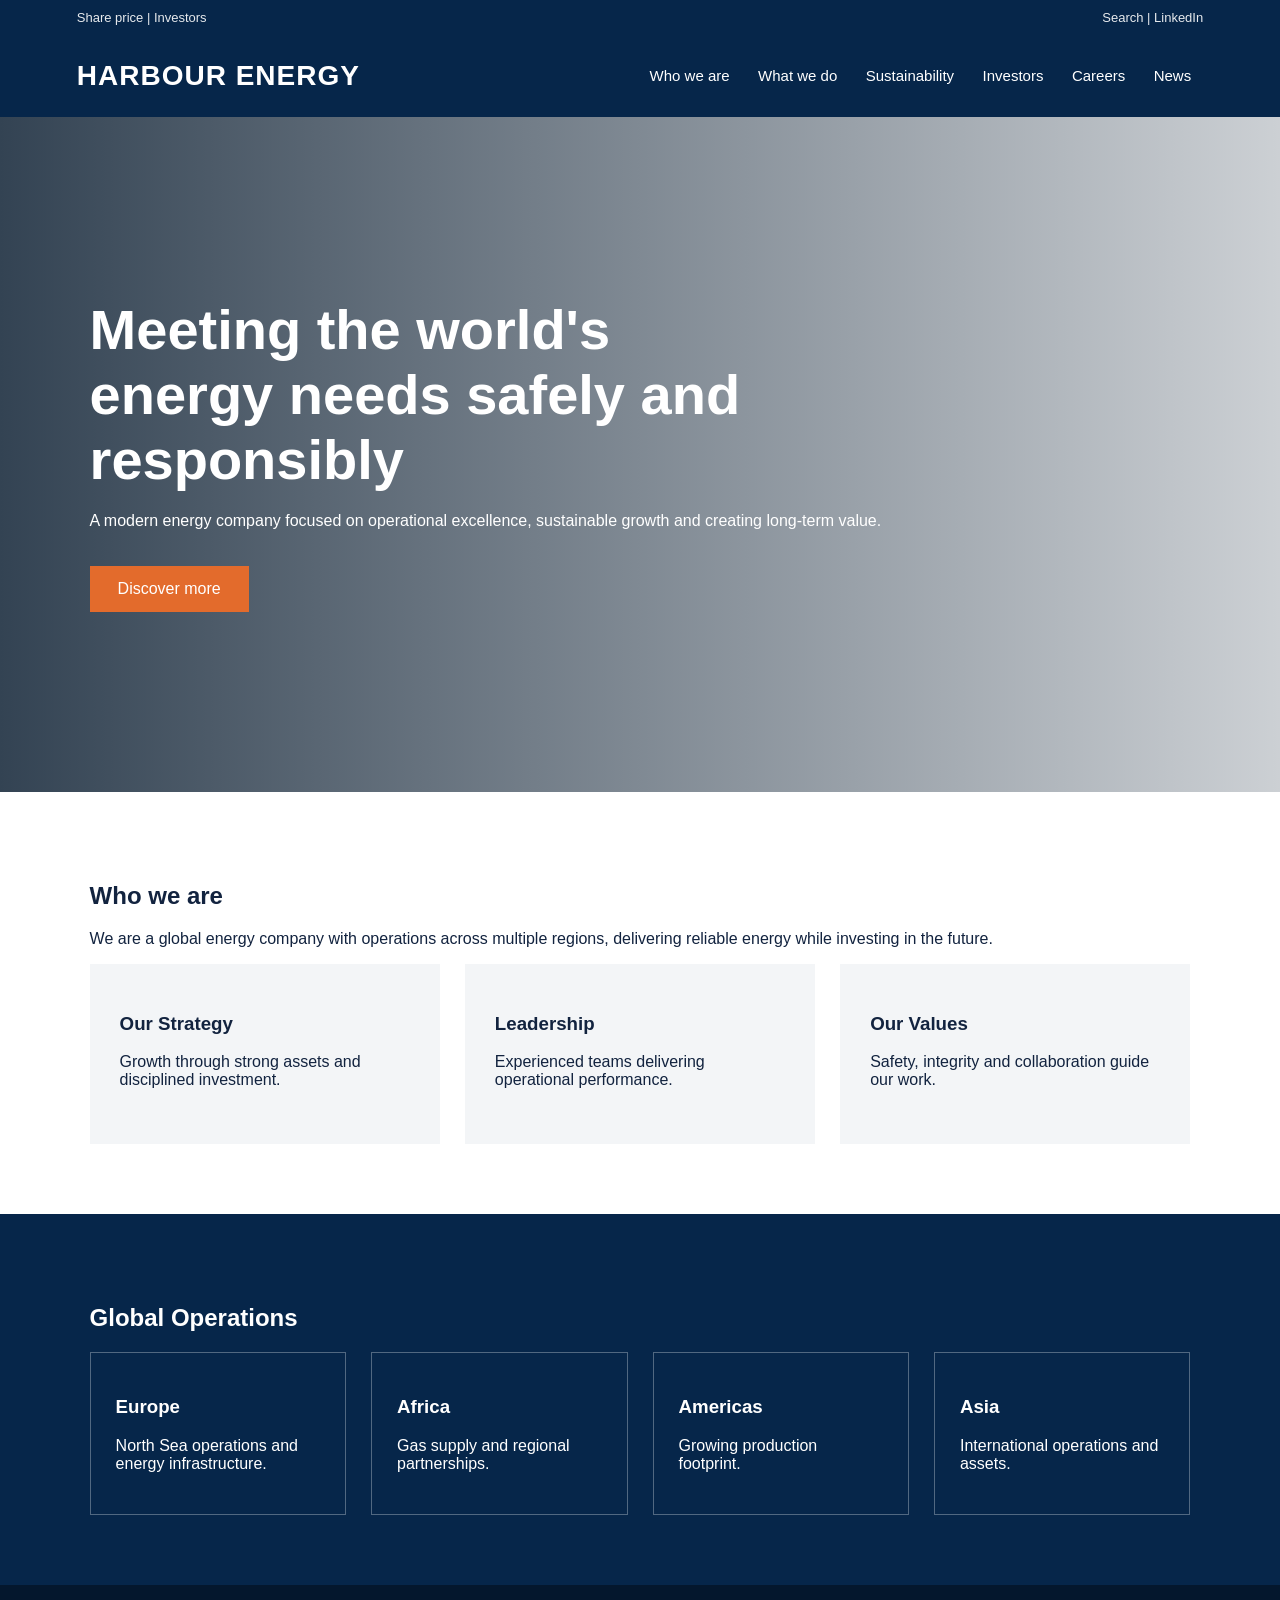
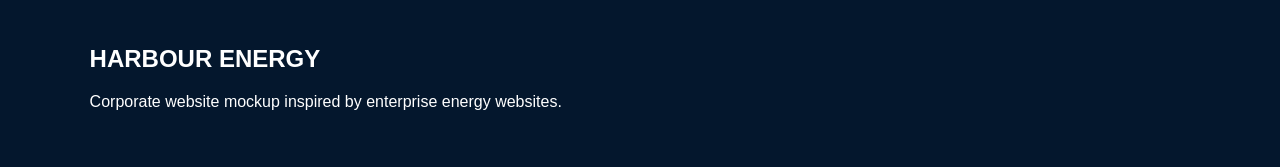
<file: index.html>
<!DOCTYPE html>
<html lang="en">
<head>
  <meta charset="UTF-8">
  <meta name="viewport" content="width=device-width, initial-scale=1.0">
  <title>Harbour Energy Style Mockup</title>
  <link rel="stylesheet" href="style.css">
</head>

<body>
  <header>
    <div class="top">
      <div>Share price | Investors</div>
      <div>Search | LinkedIn</div>
    </div>
    <div class="nav">
      <div class="logo">HARBOUR ENERGY</div>
      <nav>
        <a href="#">Who we are</a>
        <a href="#">What we do</a>
        <a href="#">Sustainability</a>
        <a href="#">Investors</a>
        <a href="#">Careers</a>
        <a href="#">News</a>
      </nav>
    </div>
  </header>

  <div class="hero">
    <div>
      <h1>Meeting the world's energy needs safely and responsibly</h1>
      <p>A modern energy company focused on operational excellence, sustainable growth and creating long-term value.</p>
      <a class="btn" href="#">Discover more</a>
    </div>
  </div>

  <section>
    <h2>Who we are</h2>
    <p>We are a global energy company with operations across multiple regions, delivering reliable energy while investing in the future.</p>
    <div class="grid">
      <div class="card"><h3>Our Strategy</h3><p>Growth through strong assets and disciplined investment.</p></div>
      <div class="card"><h3>Leadership</h3><p>Experienced teams delivering operational performance.</p></div>
      <div class="card"><h3>Our Values</h3><p>Safety, integrity and collaboration guide our work.</p></div>
    </div>
  </section>

  <section class="dark">
    <h2>Global Operations</h2>
    <div class="grid">
      <div class="stat"><h3>Europe</h3><p>North Sea operations and energy infrastructure.</p></div>
      <div class="stat"><h3>Africa</h3><p>Gas supply and regional partnerships.</p></div>
      <div class="stat"><h3>Americas</h3><p>Growing production footprint.</p></div>
      <div class="stat"><h3>Asia</h3><p>International operations and assets.</p></div>
    </div>
  </section>

  <footer>
    <h2>HARBOUR ENERGY</h2>
    <p>Corporate website mockup inspired by enterprise energy websites.</p>
  </footer>
</body>
</html>
</file>
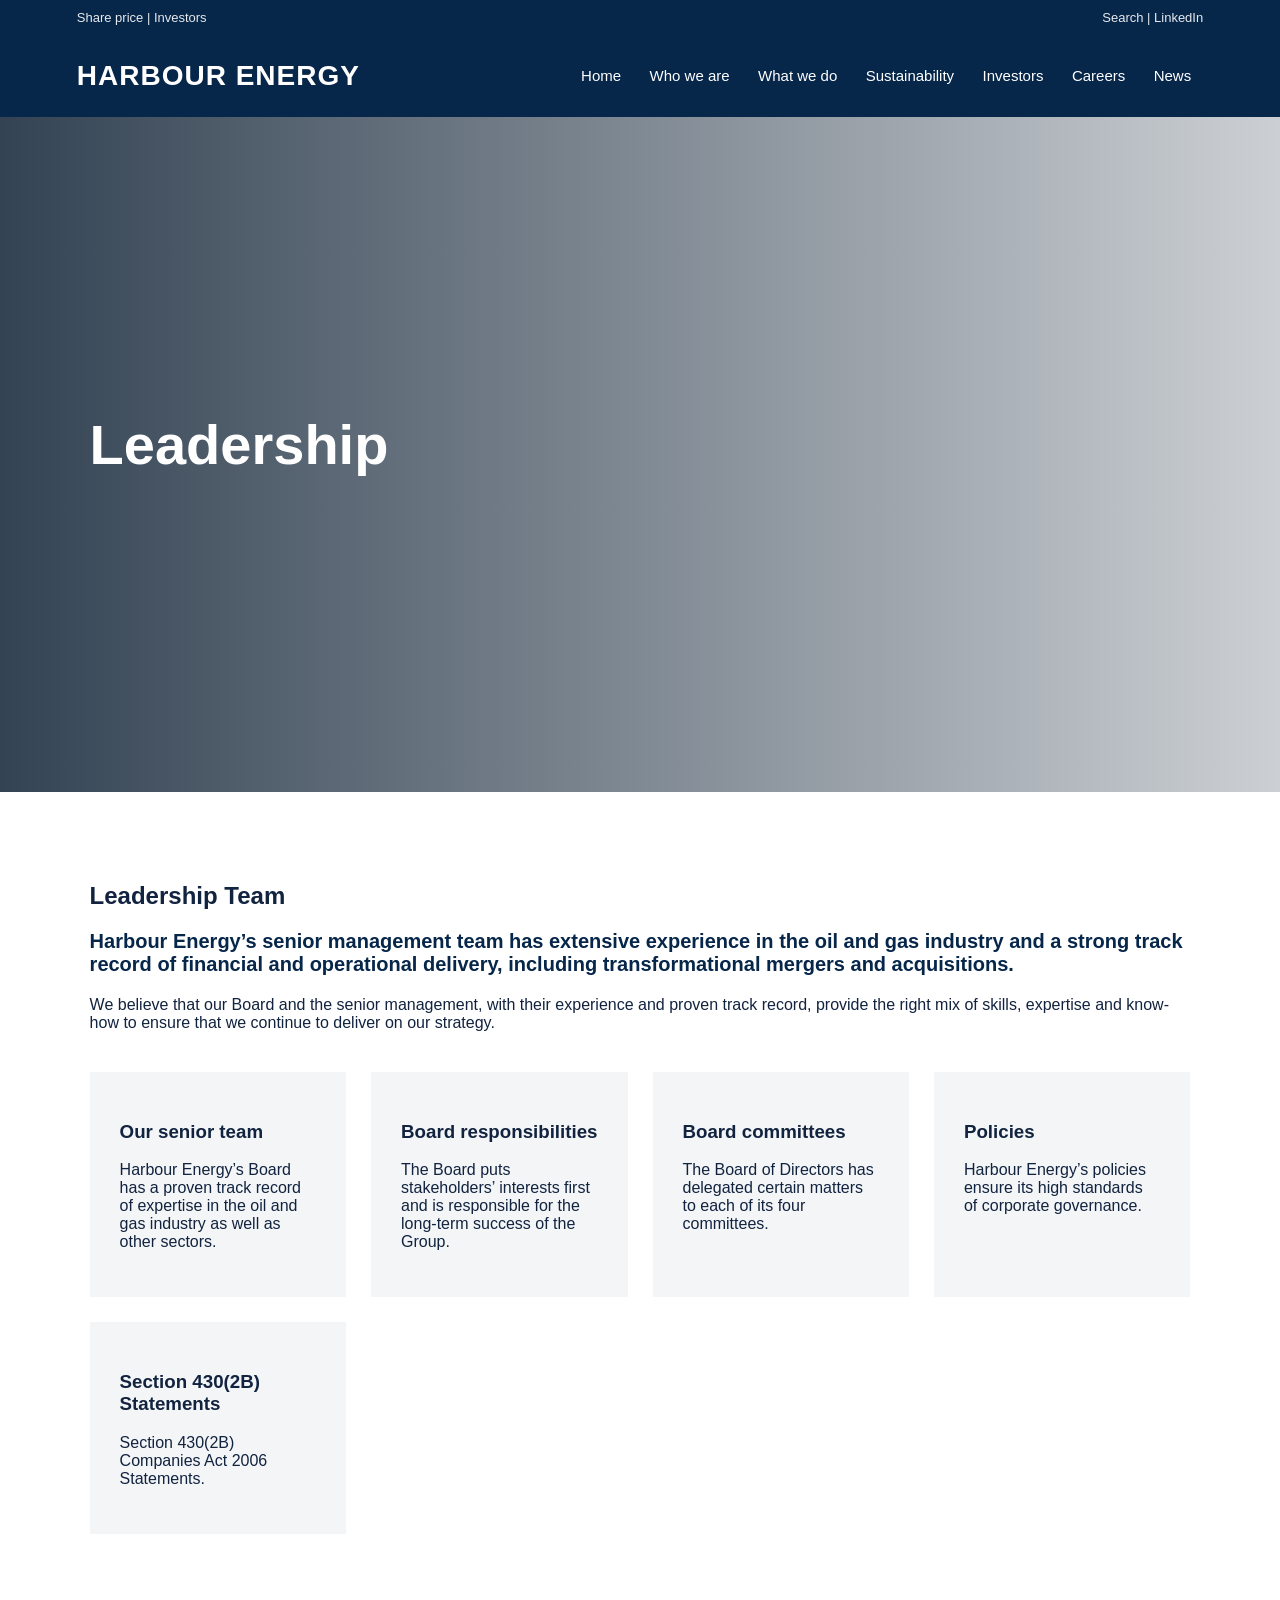
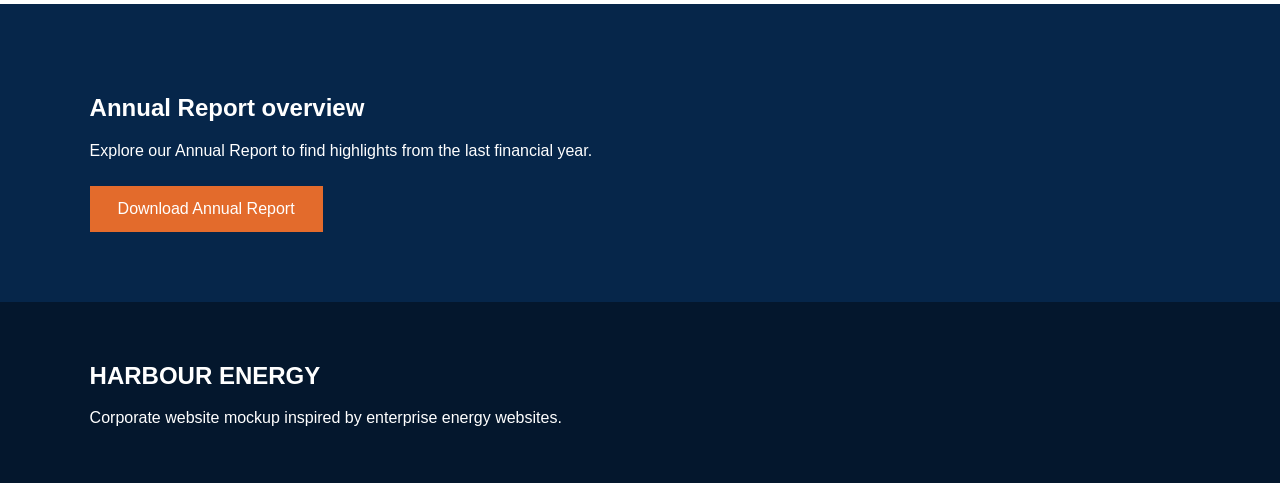
<file: leadership.html>
<!DOCTYPE html>
<html lang="en">
<head>
  <meta charset="UTF-8">
  <meta name="viewport" content="width=device-width, initial-scale=1.0">
  <title>Leadership - Harbour Energy</title>
  <link rel="stylesheet" href="style.css">
</head>

<body>

  <header>
    <div class="top">
      <div>Share price | Investors</div>
      <div>Search | LinkedIn</div>
    </div>
    <div class="nav">
      <div class="logo">HARBOUR ENERGY</div>
      <nav>
        <a href="index.html">Home</a>
        <a href="who-we-are.html">Who we are</a>
        <a href="#">What we do</a>
        <a href="#">Sustainability</a>
        <a href="#">Investors</a>
        <a href="#">Careers</a>
        <a href="#">News</a>
      </nav>
    </div>
  </header>

  <div class="hero">
    <div>
      <h1>Leadership</h1>
    </div>
  </div>

  <section>
    <h2>Leadership Team</h2>
    <p style="font-size: 20px; font-weight: bold; color: #06264a;">Harbour Energy’s senior management team has extensive experience in the oil and gas industry and a strong track record of financial and operational delivery, including transformational mergers and acquisitions.</p>
    <p>We believe that our Board and the senior management, with their experience and proven track record, provide the right mix of skills, expertise and know-how to ensure that we continue to deliver on our strategy.</p>

    <div class="grid" style="margin-top: 40px;">
      <div class="card">
        <h3>Our senior team</h3>
        <p>Harbour Energy’s Board has a proven track record of expertise in the oil and gas industry as well as other sectors.</p>
      </div>
      <div class="card">
        <h3>Board responsibilities</h3>
        <p>The Board puts stakeholders’ interests first and is responsible for the long-term success of the Group.</p>
      </div>
      <div class="card">
        <h3>Board committees</h3>
        <p>The Board of Directors has delegated certain matters to each of its four committees.</p>
      </div>
      <div class="card">
        <h3>Policies</h3>
        <p>Harbour Energy’s policies ensure its high standards of corporate governance.</p>
      </div>
      <div class="card">
        <h3>Section 430(2B) Statements</h3>
        <p>Section 430(2B) Companies Act 2006 Statements.</p>
      </div>
    </div>
  </section>

  <section class="dark">
    <h2>Annual Report overview</h2>
    <p>Explore our Annual Report to find highlights from the last financial year.</p>
    <a class="btn" href="https://www.harbourenergy.com/media/vy3hf2bw/harbour-energy-annual-report-accounts-2025_web.pdf" target="_blank" style="margin-top: 10px;">Download Annual Report</a>
  </section>

  <footer>
    <h2>HARBOUR ENERGY</h2>
    <p>Corporate website mockup inspired by enterprise energy websites.</p>
  </footer>

</body>
</html>
</file>
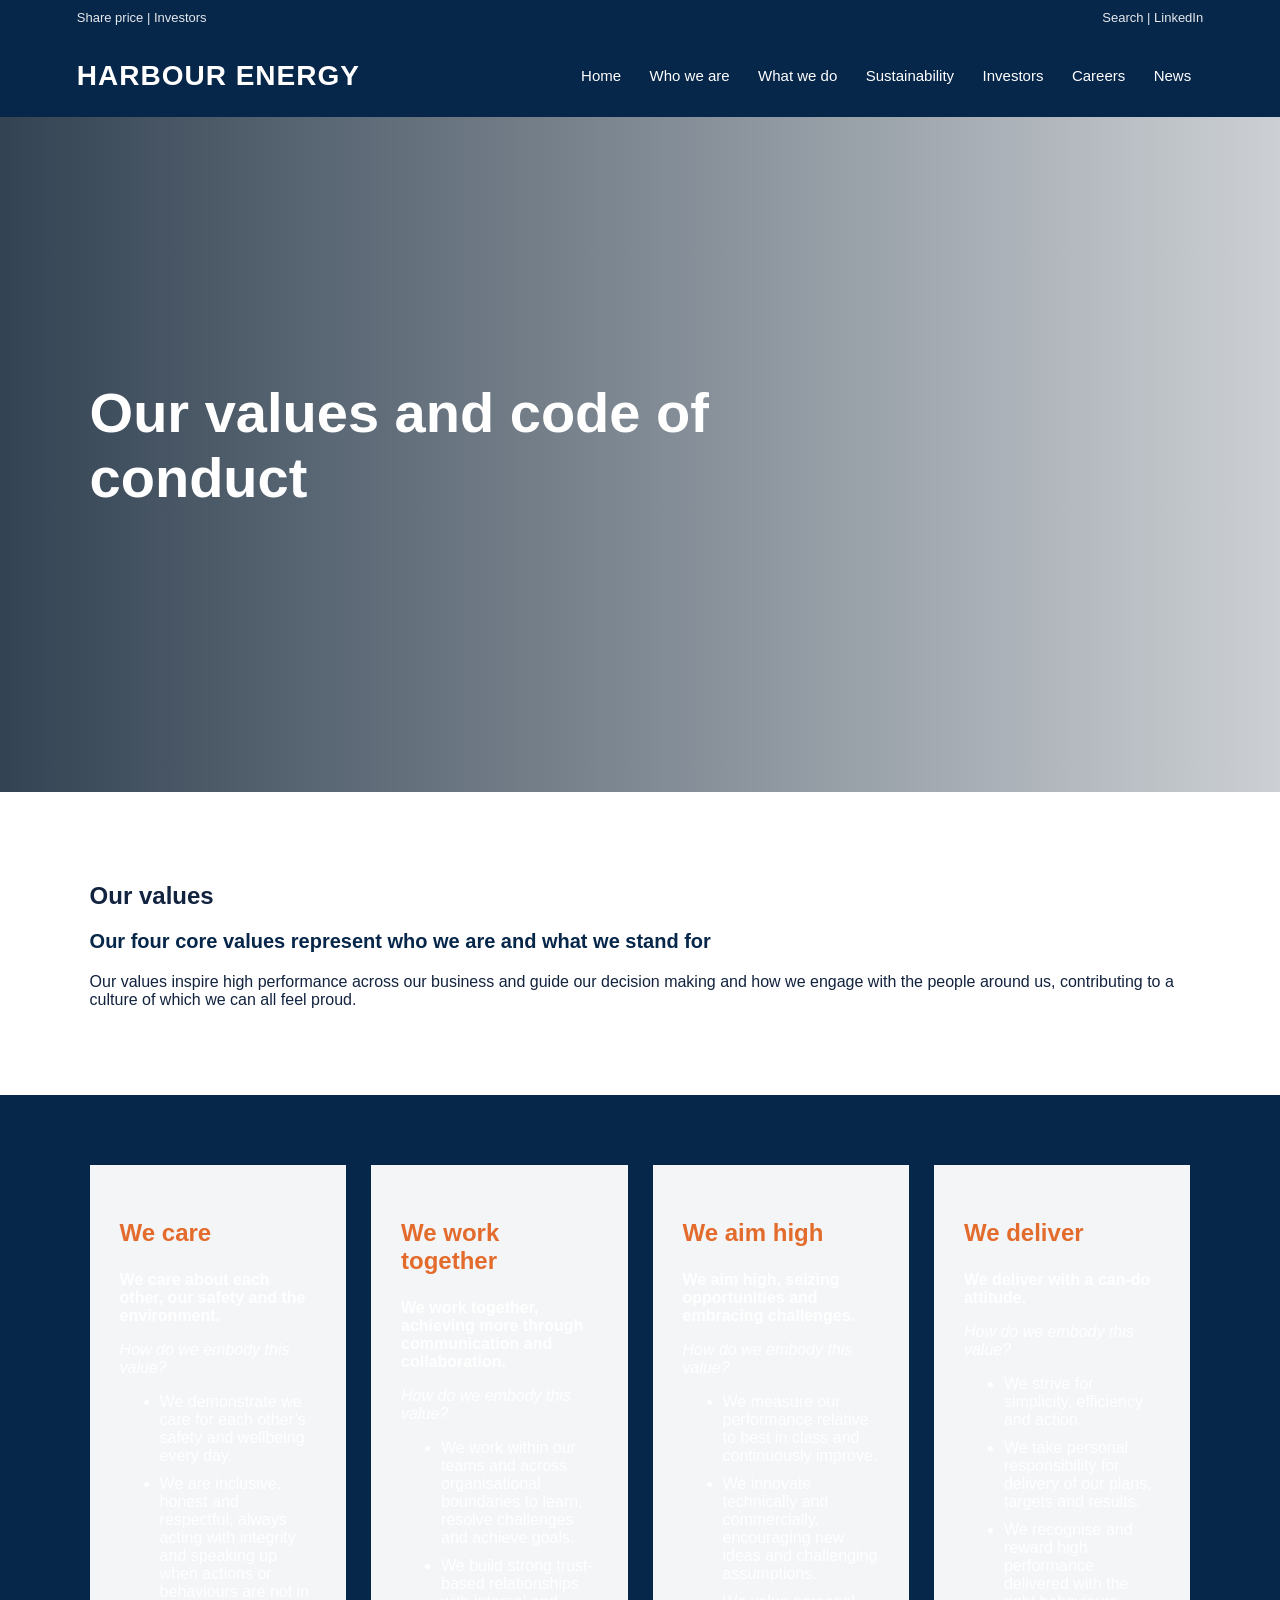
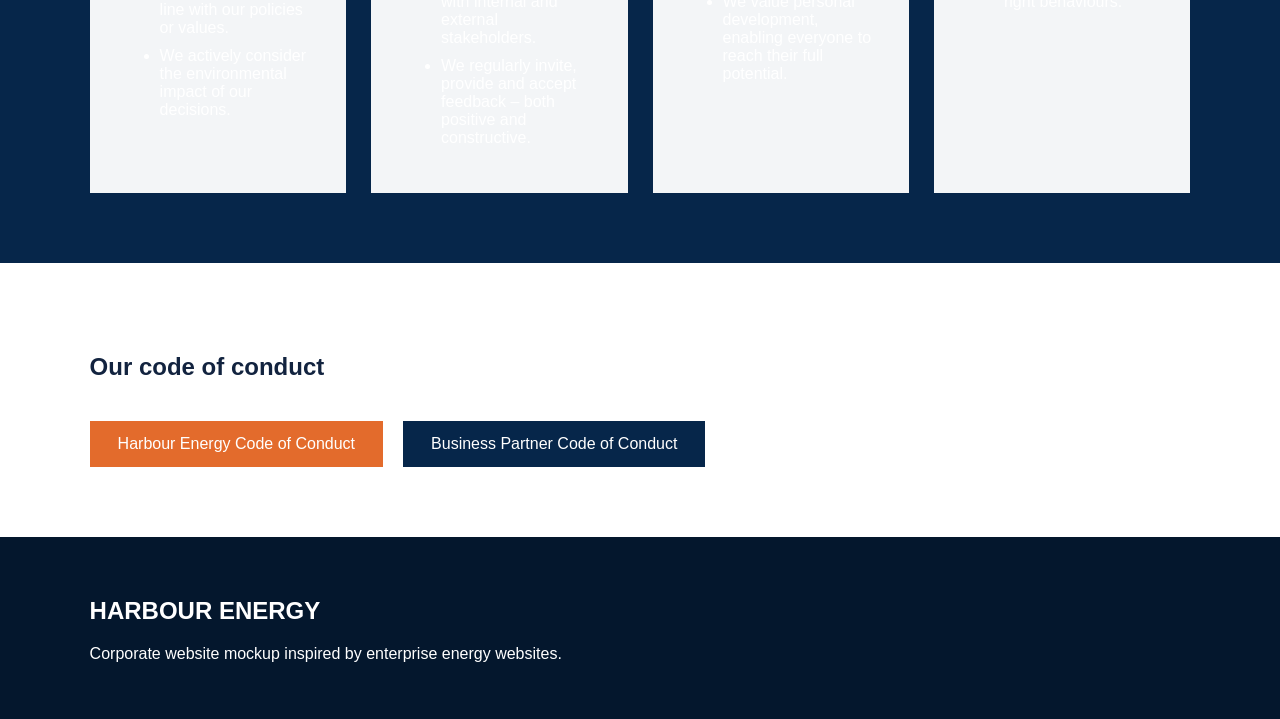
<file: our-history.html>
<!DOCTYPE html>
<html lang="en">
<head>
  <meta charset="UTF-8">
  <meta name="viewport" content="width=device-width, initial-scale=1.0">
  <title>Our values and code of conduct - Harbour Energy</title>
  <link rel="stylesheet" href="style.css">
</head>

<body>

  <header>
    <div class="top">
      <div>Share price | Investors</div>
      <div>Search | LinkedIn</div>
    </div>
    <div class="nav">
      <div class="logo">HARBOUR ENERGY</div>
      <nav>
        <a href="index.html">Home</a>
        <a href="who-we-are.html">Who we are</a>
        <a href="#">What we do</a>
        <a href="#">Sustainability</a>
        <a href="#">Investors</a>
        <a href="#">Careers</a>
        <a href="#">News</a>
      </nav>
    </div>
  </header>

  <div class="hero">
    <div>
      <h1>Our values and code of conduct</h1>
    </div>
  </div>

  <section>
    <h2>Our values</h2>
    <p style="font-size: 20px; font-weight: bold; color: #06264a;">Our four core values represent who we are and what we stand for</p>
    <p>Our values inspire high performance across our business and guide our decision making and how we engage with the people around us, contributing to a culture of which we can all feel proud.</p>
  </section>

  <section class="dark">
    <div class="grid">
      <div class="card">
        <h3 style="color: #e36b2c; font-size: 24px;">We care</h3>
        <p><strong>We care about each other, our safety and the environment.</strong></p>
        <p><em>How do we embody this value?</em></p>
        <ul>
          <li style="margin-bottom: 10px;">We demonstrate we care for each other’s safety and wellbeing every day.</li>
          <li style="margin-bottom: 10px;">We are inclusive, honest and respectful, always acting with integrity and speaking up when actions or behaviours are not in line with our policies or values.</li>
          <li>We actively consider the environmental impact of our decisions.</li>
        </ul>
      </div>
      
      <div class="card">
        <h3 style="color: #e36b2c; font-size: 24px;">We work together</h3>
        <p><strong>We work together, achieving more through communication and collaboration.</strong></p>
        <p><em>How do we embody this value?</em></p>
        <ul>
          <li style="margin-bottom: 10px;">We work within our teams and across organisational boundaries to learn, resolve challenges and achieve goals.</li>
          <li style="margin-bottom: 10px;">We build strong trust-based relationships with internal and external stakeholders.</li>
          <li>We regularly invite, provide and accept feedback – both positive and constructive.</li>
        </ul>
      </div>

      <div class="card">
        <h3 style="color: #e36b2c; font-size: 24px;">We aim high</h3>
        <p><strong>We aim high, seizing opportunities and embracing challenges.</strong></p>
        <p><em>How do we embody this value?</em></p>
        <ul>
          <li style="margin-bottom: 10px;">We measure our performance relative to best in class and continuously improve.</li>
          <li style="margin-bottom: 10px;">We innovate technically and commercially, encouraging new ideas and challenging assumptions.</li>
          <li>We value personal development, enabling everyone to reach their full potential.</li>
        </ul>
      </div>

      <div class="card">
        <h3 style="color: #e36b2c; font-size: 24px;">We deliver</h3>
        <p><strong>We deliver with a can-do attitude.</strong></p>
        <p><em>How do we embody this value?</em></p>
        <ul>
          <li style="margin-bottom: 10px;">We strive for simplicity, efficiency and action.</li>
          <li style="margin-bottom: 10px;">We take personal responsibility for delivery of our plans, targets and results.</li>
          <li>We recognise and reward high performance delivered with the right behaviours.</li>
        </ul>
      </div>
    </div>
  </section>

  <section>
    <h2>Our code of conduct</h2>
    <div style="display: flex; gap: 20px; flex-wrap: wrap; margin-top: 20px;">
      <a class="btn" href="https://www.harbourenergy.com/media/fzvonage/code-of-conduct-revision-5.pdf" target="_blank">Harbour Energy Code of Conduct</a>
      <a class="btn" href="https://www.harbourenergy.com/media/vpyhkroy/business-partner-code-of-conduct.pdf" target="_blank" style="background: #06264a;">Business Partner Code of Conduct</a>
    </div>
  </section>

  <footer>
    <h2>HARBOUR ENERGY</h2>
    <p>Corporate website mockup inspired by enterprise energy websites.</p>
  </footer>

</body>
</html>
</file>
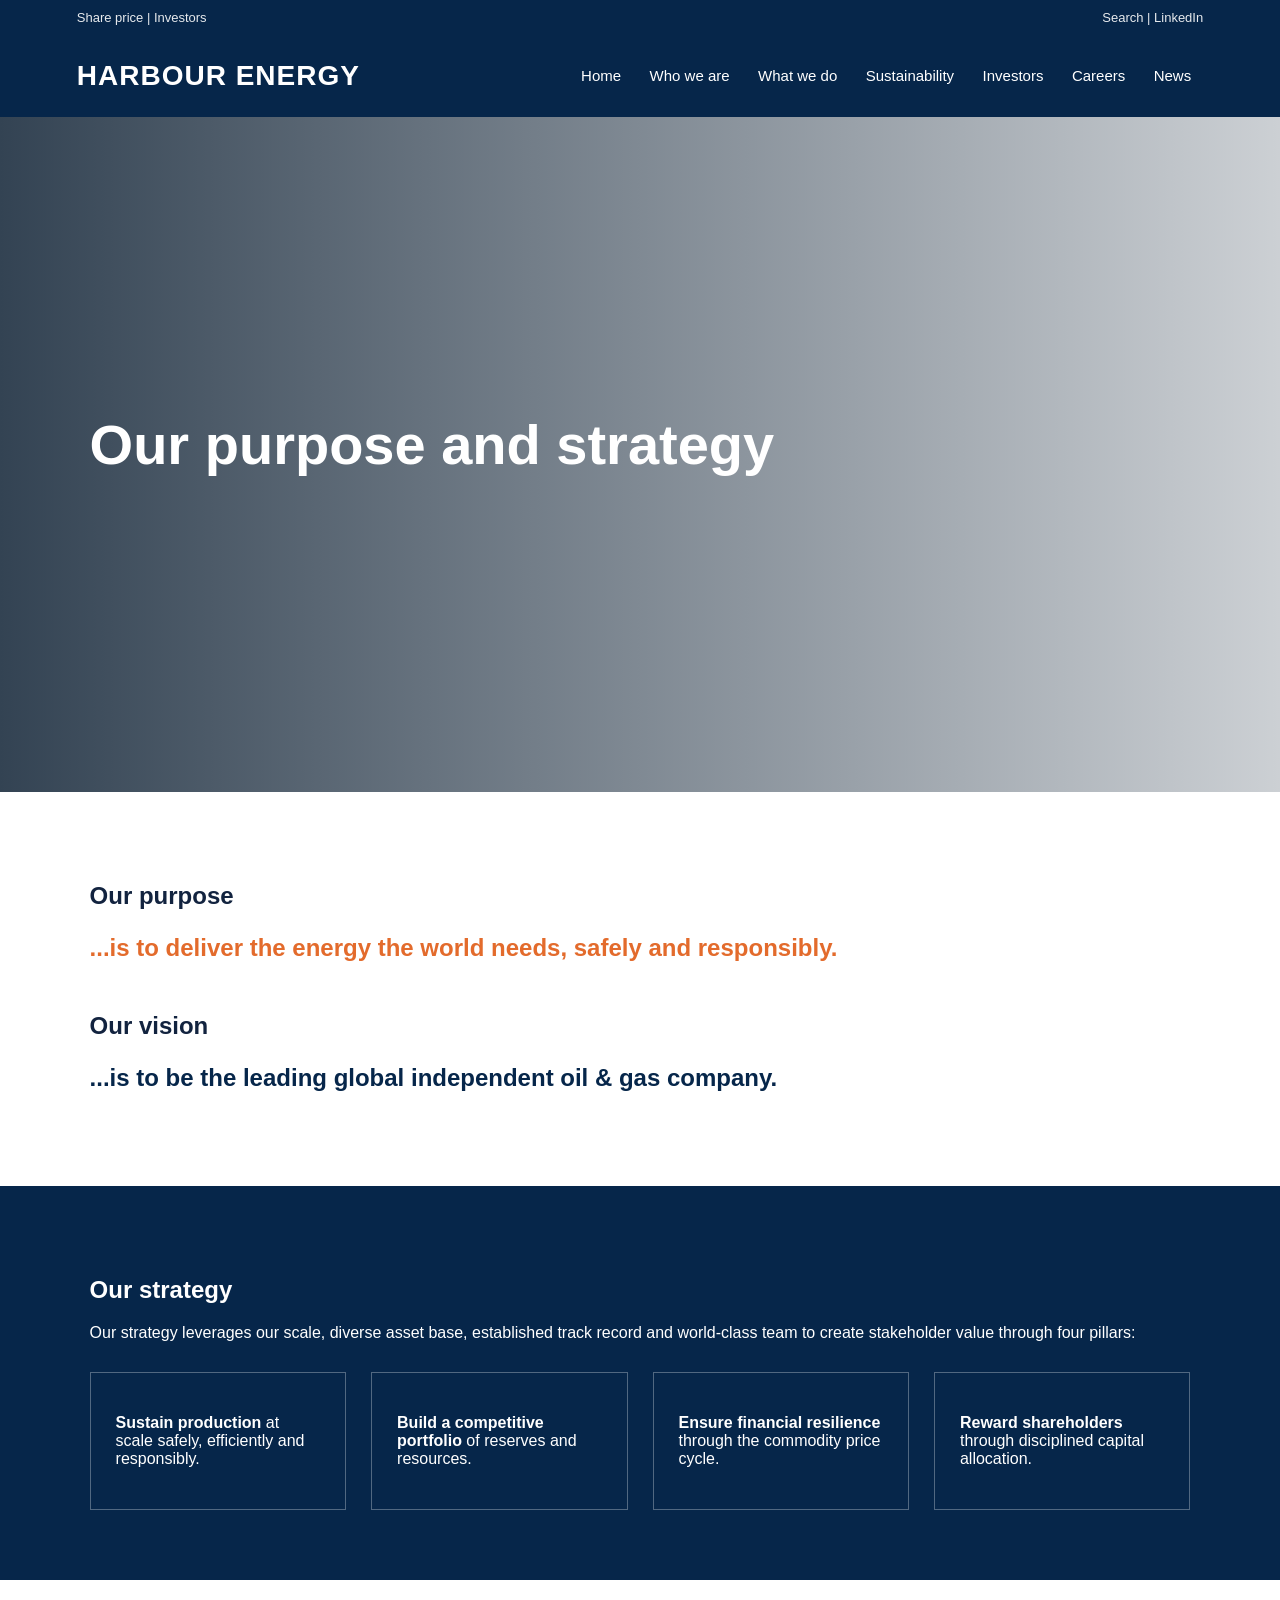
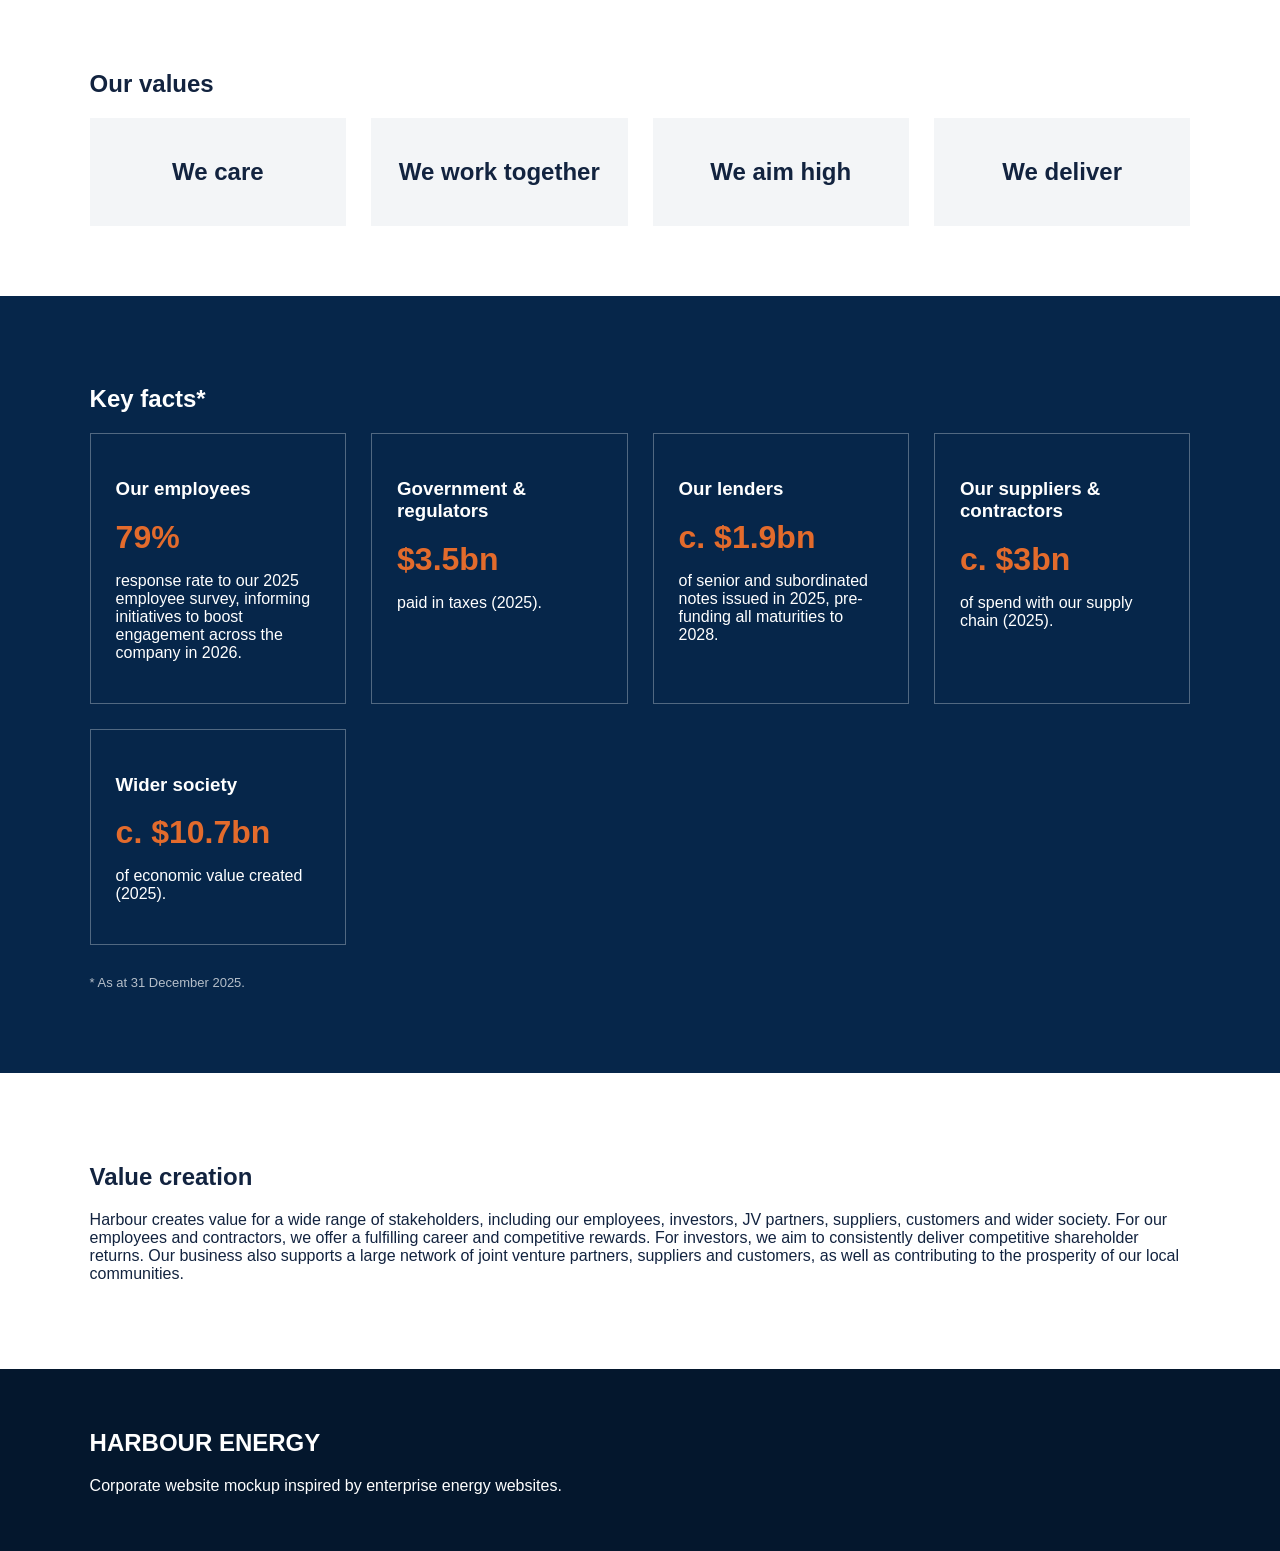
<file: our-purpose-and-strategy.html>
<!DOCTYPE html>
<html lang="en">
<head>
  <meta charset="UTF-8">
  <meta name="viewport" content="width=device-width, initial-scale=1.0">
  <title>Our purpose and strategy - Harbour Energy</title>
  <link rel="stylesheet" href="style.css">
</head>

<body>

  <header>
    <div class="top">
      <div>Share price | Investors</div>
      <div>Search | LinkedIn</div>
    </div>
    <div class="nav">
      <div class="logo">HARBOUR ENERGY</div>
      <nav>
        <a href="index.html">Home</a>
        <a href="who-we-are.html">Who we are</a>
        <a href="#">What we do</a>
        <a href="#">Sustainability</a>
        <a href="#">Investors</a>
        <a href="#">Careers</a>
        <a href="#">News</a>
      </nav>
    </div>
  </header>

  <div class="hero">
    <div>
      <h1>Our purpose and strategy</h1>
    </div>
  </div>

  <section>
    <h2>Our purpose</h2>
    <p style="font-size: 24px; font-weight: bold; color: #e36b2c;">...is to deliver the energy the world needs, safely and responsibly.</p>
    
    <h2 style="margin-top: 50px;">Our vision</h2>
    <p style="font-size: 24px; font-weight: bold; color: #06264a;">...is to be the leading global independent oil & gas company.</p>
  </section>

  <section class="dark">
    <h2>Our strategy</h2>
    <p>Our strategy leverages our scale, diverse asset base, established track record and world-class team to create stakeholder value through four pillars:</p>
    <div class="grid" style="margin-top: 30px;">
      <div class="stat">
        <p><strong>Sustain production</strong> at scale safely, efficiently and responsibly.</p>
      </div>
      <div class="stat">
        <p><strong>Build a competitive portfolio</strong> of reserves and resources.</p>
      </div>
      <div class="stat">
        <p><strong>Ensure financial resilience</strong> through the commodity price cycle.</p>
      </div>
      <div class="stat">
        <p><strong>Reward shareholders</strong> through disciplined capital allocation.</p>
      </div>
    </div>
  </section>

  <section>
    <h2>Our values</h2>
    <div class="grid">
      <div class="card" style="text-align: center; min-height: auto; padding: 40px 20px;">
        <h3 style="margin: 0; font-size: 24px;">We care</h3>
      </div>
      <div class="card" style="text-align: center; min-height: auto; padding: 40px 20px;">
        <h3 style="margin: 0; font-size: 24px;">We work together</h3>
      </div>
      <div class="card" style="text-align: center; min-height: auto; padding: 40px 20px;">
        <h3 style="margin: 0; font-size: 24px;">We aim high</h3>
      </div>
      <div class="card" style="text-align: center; min-height: auto; padding: 40px 20px;">
        <h3 style="margin: 0; font-size: 24px;">We deliver</h3>
      </div>
    </div>
  </section>

  <section class="dark">
    <h2>Key facts*</h2>
    <div class="grid">
      <div class="stat">
        <h3>Our employees</h3>
        <p style="font-size: 32px; color: #e36b2c; font-weight: bold; margin: 10px 0;">79%</p>
        <p>response rate to our 2025 employee survey, informing initiatives to boost engagement across the company in 2026.</p>
      </div>
      <div class="stat">
        <h3>Government & regulators</h3>
        <p style="font-size: 32px; color: #e36b2c; font-weight: bold; margin: 10px 0;">$3.5bn</p>
        <p>paid in taxes (2025).</p>
      </div>
      <div class="stat">
        <h3>Our lenders</h3>
        <p style="font-size: 32px; color: #e36b2c; font-weight: bold; margin: 10px 0;">c. $1.9bn</p>
        <p>of senior and subordinated notes issued in 2025, pre-funding all maturities to 2028.</p>
      </div>
      <div class="stat">
        <h3>Our suppliers & contractors</h3>
        <p style="font-size: 32px; color: #e36b2c; font-weight: bold; margin: 10px 0;">c. $3bn</p>
        <p>of spend with our supply chain (2025).</p>
      </div>
      <div class="stat">
        <h3>Wider society</h3>
        <p style="font-size: 32px; color: #e36b2c; font-weight: bold; margin: 10px 0;">c. $10.7bn</p>
        <p>of economic value created (2025).</p>
      </div>
    </div>
    <p style="margin-top: 30px; font-size: 13px; opacity: 0.7;">* As at 31 December 2025.</p>
  </section>

  <section>
    <h2>Value creation</h2>
    <p>Harbour creates value for a wide range of stakeholders, including our employees, investors, JV partners, suppliers, customers and wider society. For our employees and contractors, we offer a fulfilling career and competitive rewards. For investors, we aim to consistently deliver competitive shareholder returns. Our business also supports a large network of joint venture partners, suppliers and customers, as well as contributing to the prosperity of our local communities.</p>
  </section>

  <footer>
    <h2>HARBOUR ENERGY</h2>
    <p>Corporate website mockup inspired by enterprise energy websites.</p>
  </footer>

</body>
</html>
</file>
<file: style.css>
* { box-sizing: border-box; }
body { margin: 0; font-family: Arial, Helvetica, sans-serif; color: #12233f; background: #fff; }
header { background: #06264a; color: white; }
.top { padding: 10px 6%; font-size: 13px; display: flex; justify-content: space-between; opacity: .9; }
.nav { display: flex; align-items: center; justify-content: space-between; padding: 25px 6%; }
.logo { font-size: 28px; font-weight: 700; letter-spacing: 1px; }
nav a { color: white; text-decoration: none; margin: 0 12px; font-size: 15px; }
.hero { height: 75vh; background: linear-gradient(90deg, rgba(0,20,40,.8), rgba(0,20,40,.2)), url('https://images.unsplash.com/photo-1565793298595-6a879b1d9492?auto=format&fit=crop&w=1600&q=80') center/cover; display: flex; align-items: center; padding: 0 7%; color: white; }
.hero h1 { font-size: 56px; max-width: 700px; margin: 0 0 20px; }
.btn { display: inline-block; background: #e36b2c; color: white; padding: 14px 28px; margin-top: 20px; text-decoration: none; }
section { padding: 70px 7%; }
.grid { display: grid; grid-template-columns: repeat(auto-fit, minmax(220px, 1fr)); gap: 25px; }
.card { background: #f3f5f7; padding: 30px; min-height: 180px; }
.dark { background: #06264a; color: white; }
.stat { padding: 25px; border: 1px solid rgba(255, 255, 255, .3); }
footer { background: #04172d; color: white; padding: 40px 7%; }
@media(max-width: 900px) { nav { display: none; } }
</file>
